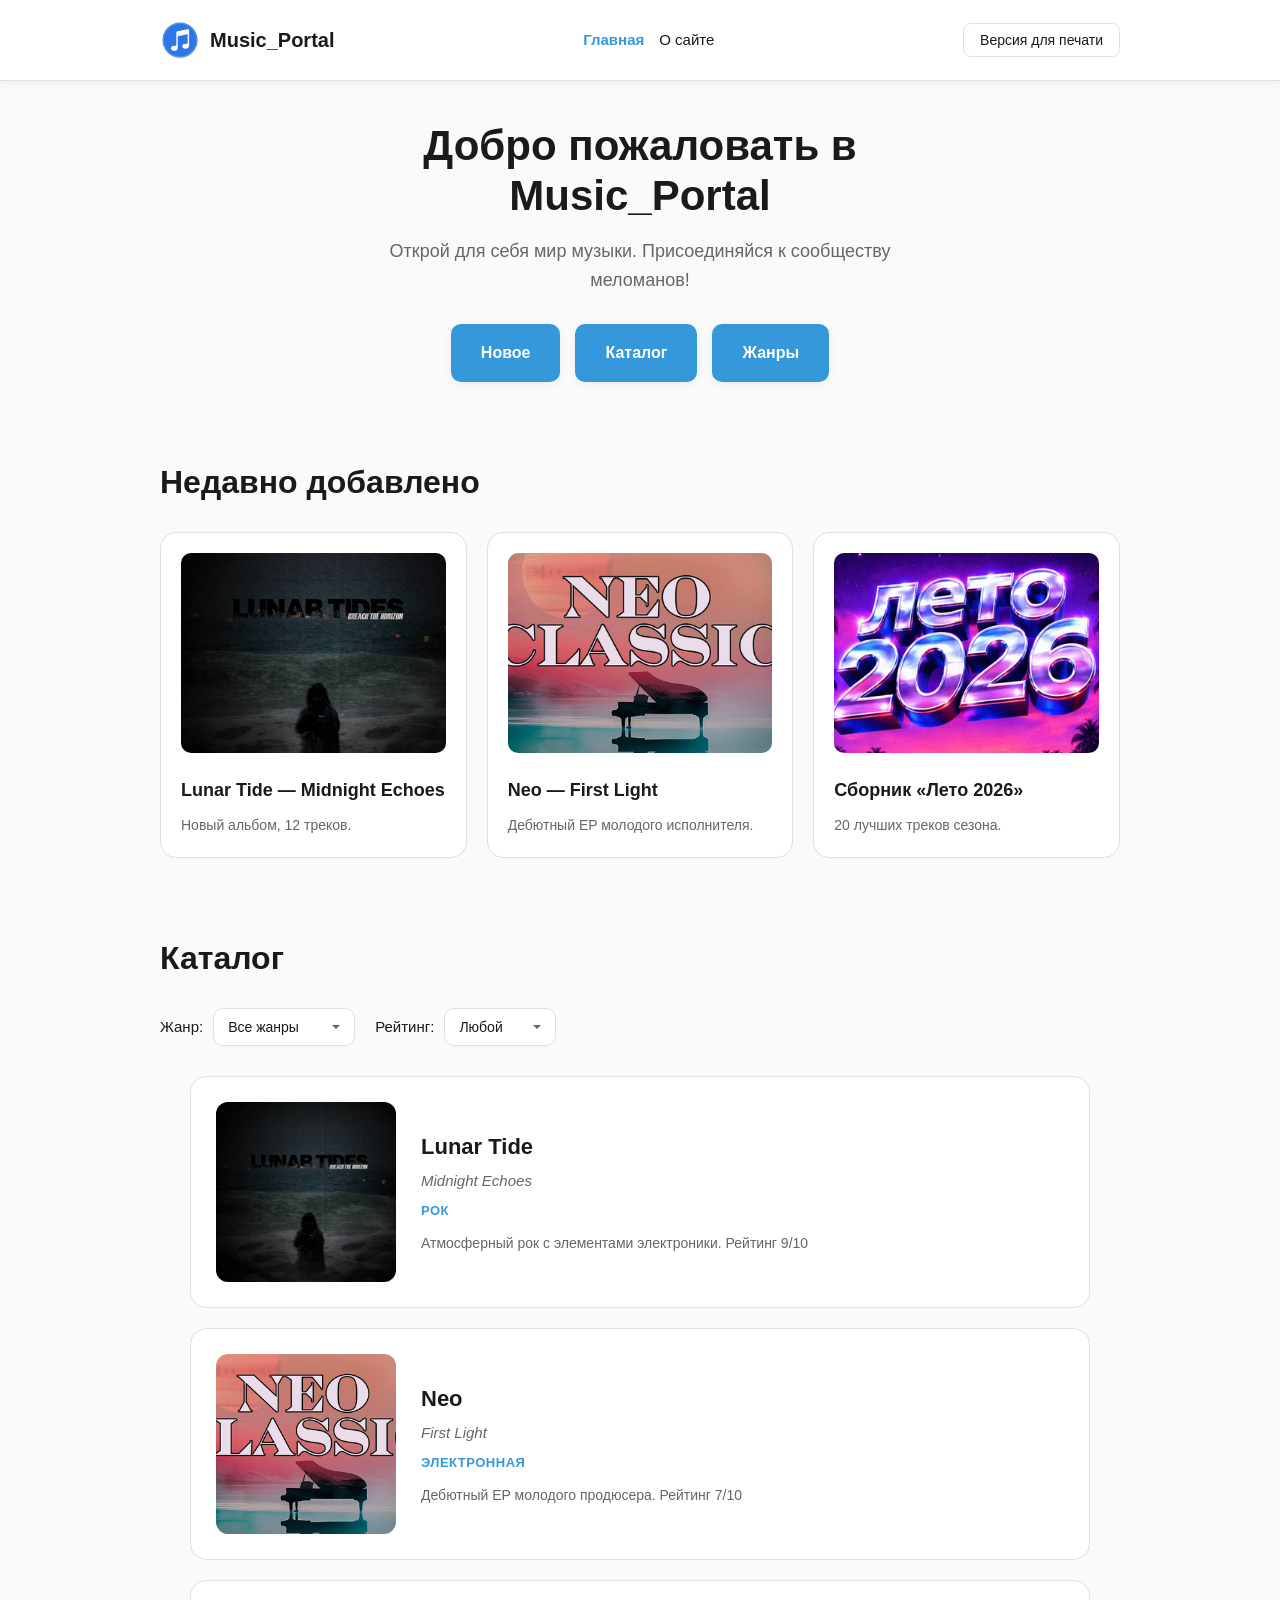
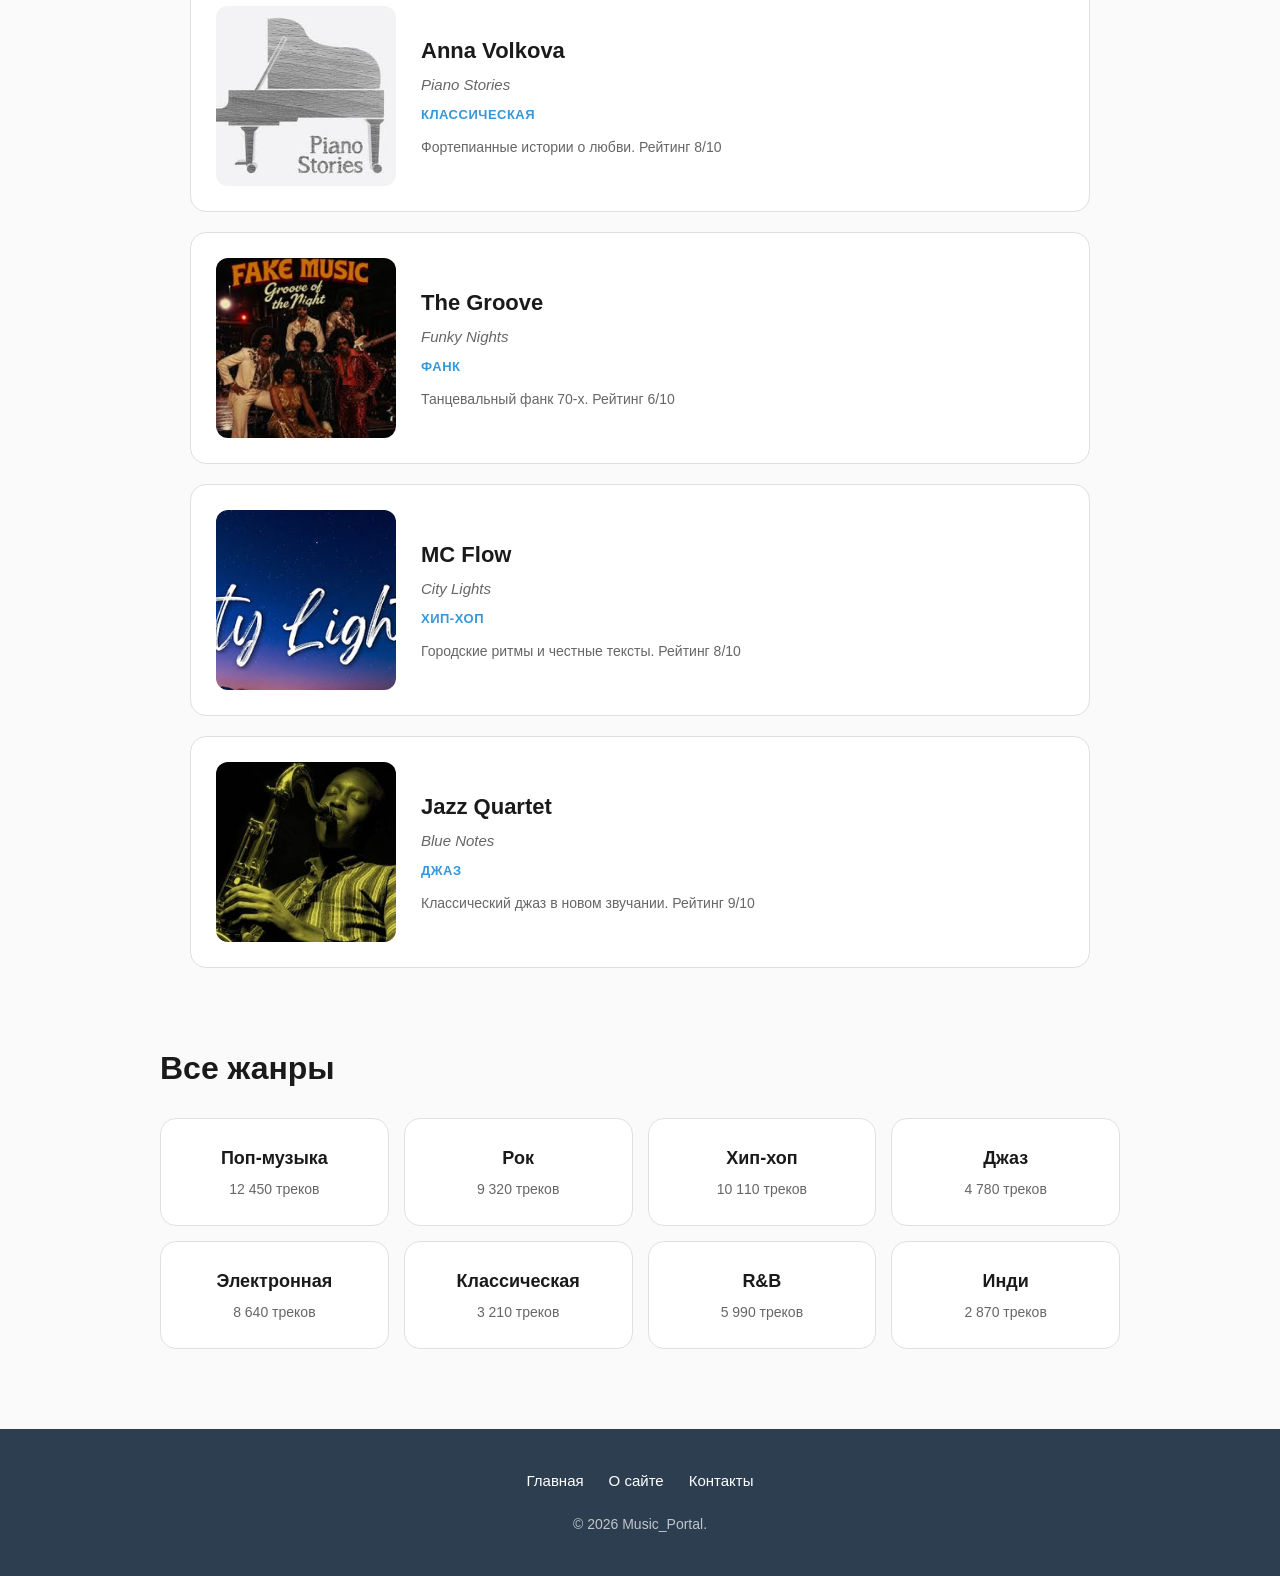
<file: index.html>
<!DOCTYPE html>
<html lang="ru">
    <head>
        <meta charset="UTF-8">
        <meta name="viewport" content="width=device-width, initial-scale=1.0">
        <meta name="description" content="Music_Portal — каталог музыки: альбомы, жанры, исполнители. Открой для себя мир музыки.">

        <title>Music_Portal — каталог музыки, альбомы и жанры</title>

        <link rel="stylesheet" href="css/styles.css" id="main-styles">
    </head>

    <body>

        <header class="header">
            <div class="container">

                <a href="index.html" class="logo">
                    <img src="images/logo.png" alt="" class="logo-img">
                    <span>Music_Portal</span>
                </a>

                <nav class="nav" aria-label="Основная навигация">
                    <ul class="nav-list">
                        <li><a href="index.html" class="active" aria-current="page">Главная</a></li>
                        <li><a href="about.html">О сайте</a></li>
                    </ul>
                </nav>

                <button type="button" id="print-version" class="btn-print">
                    Версия для печати
                </button>
            </div>
        </header>

        <main>

            <section class="intro">
                <div class="container">
                    <div class="intro-text">
                        <h1 class="intro-title">Добро пожаловать в Music_Portal</h1>
                        <p class="intro-desc">Открой для себя мир музыки. Присоединяйся к сообществу меломанов!</p>
                        <div class="intro-actions">
                            <a href="#new" class="btn">Новое</a>
                            <a href="#catalog" class="btn">Каталог</a>
                            <a href="#genres" class="btn">Жанры</a>
                        </div>
                    </div>
                </div>
            </section>

            <section class="recent" id="new">
                <div class="container">
                    <h2 class="section-title">Недавно добавлено</h2>
                    <div class="recent-grid">

                        <div class="recent-card">
                            <a href="#catalog" class="recent-link">
                                <img src="images/recent1.jpg" alt="Lunar Tide — Midnight Echoes" loading="lazy">
                                <h3>Lunar Tide — Midnight Echoes</h3>
                                <p>Новый альбом, 12 треков.</p>
                            </a>
                        </div>

                        <div class="recent-card">
                            <a href="#catalog" class="recent-link">
                                <img src="images/recent2.jpg" alt="Neo — First Light" loading="lazy">
                                <h3>Neo — First Light</h3>
                                <p>Дебютный EP молодого исполнителя.</p>
                            </a>
                        </div>

                        <div class="recent-card">
                            <a href="#catalog" class="recent-link">
                                <img src="images/recent3.jpg" alt="Сборник Лето 2026" loading="lazy">
                                <h3>Сборник «Лето 2026»</h3>
                                <p>20 лучших треков сезона.</p>
                            </a>
                        </div>

                    </div>
                </div>
            </section>

            <section class="catalog" id="catalog">
                <div class="container">
                    <h2 class="section-title">Каталог</h2>

                    <div class="catalog-filters">
                        <label class="filter-group">
                            <span class="filter-label">Жанр:</span>
                            <select id="filter-genre">
                                <option value="all">Все жанры</option>
                                <option value="rock">Рок</option>
                                <option value="electronic">Электронная</option>
                                <option value="classical">Классическая</option>
                                <option value="funk">Фанк</option>
                                <option value="hip-hop">Хип-хоп</option>
                                <option value="jazz">Джаз</option>
                            </select>
                        </label>

                        <label class="filter-group">
                            <span class="filter-label">Рейтинг:</span>
                            <select id="filter-rating">
                                <option value="all">Любой</option>
                                <option value="9">9 и выше</option>
                                <option value="8">8 и выше</option>
                                <option value="7">7 и выше</option>
                                <option value="6">6 и выше</option>
                            </select>
                        </label>
                    </div>

                    <div class="catalog-grid">

                        <article class="catalog-card" data-genre="rock" data-rating="9">
                            <img src="images/artist1.jpg" alt="Обложка альбома Midnight Echoes" class="catalog-image" loading="lazy">
                            <div class="catalog-info">
                                <h3>Lunar Tide</h3>
                                <p class="catalog-album">Midnight Echoes</p>
                                <p class="catalog-genre"><a href="#genres">Рок</a></p>
                                <p class="catalog-desc">Атмосферный рок с элементами электроники. Рейтинг 9/10</p>
                            </div>
                        </article>

                        <article class="catalog-card" data-genre="electronic" data-rating="7">
                            <img src="images/artist2.jpg" alt="Обложка альбома First Light" class="catalog-image" loading="lazy">
                            <div class="catalog-info">
                                <h3>Neo</h3>
                                <p class="catalog-album">First Light</p>
                                <p class="catalog-genre"><a href="#genres">Электронная</a></p>
                                <p class="catalog-desc">Дебютный EP молодого продюсера. Рейтинг 7/10</p>
                            </div>
                        </article>

                        <article class="catalog-card" data-genre="classical" data-rating="8">
                            <img src="images/artist3.jpg" alt="Обложка альбома Piano Stories" class="catalog-image" loading="lazy">
                            <div class="catalog-info">
                                <h3>Anna Volkova</h3>
                                <p class="catalog-album">Piano Stories</p>
                                <p class="catalog-genre"><a href="#genres">Классическая</a></p>
                                <p class="catalog-desc">Фортепианные истории о любви. Рейтинг 8/10</p>
                            </div>
                        </article>

                        <article class="catalog-card" data-genre="funk" data-rating="6">
                            <img src="images/artist4.jpg" alt="Обложка альбома Funky Nights" class="catalog-image" loading="lazy">
                            <div class="catalog-info">
                                <h3>The Groove</h3>
                                <p class="catalog-album">Funky Nights</p>
                                <p class="catalog-genre"><a href="#genres">Фанк</a></p>
                                <p class="catalog-desc">Танцевальный фанк 70-х. Рейтинг 6/10</p>
                            </div>
                        </article>

                        <article class="catalog-card" data-genre="hip-hop" data-rating="8">
                            <img src="images/artist5.jpg" alt="Обложка альбома City Lights" class="catalog-image" loading="lazy">
                            <div class="catalog-info">
                                <h3>MC Flow</h3>
                                <p class="catalog-album">City Lights</p>
                                <p class="catalog-genre"><a href="#genres">Хип-хоп</a></p>
                                <p class="catalog-desc">Городские ритмы и честные тексты. Рейтинг 8/10</p>
                            </div>
                        </article>

                        <article class="catalog-card" data-genre="jazz" data-rating="9">
                            <img src="images/artist6.jpg" alt="Обложка альбома Blue Notes" class="catalog-image" loading="lazy">
                            <div class="catalog-info">
                                <h3>Jazz Quartet</h3>
                                <p class="catalog-album">Blue Notes</p>
                                <p class="catalog-genre"><a href="#genres">Джаз</a></p>
                                <p class="catalog-desc">Классический джаз в новом звучании. Рейтинг 9/10</p>
                            </div>
                        </article>

                    </div>
                </div>
            </section>

            <section class="genres" id="genres">
                <div class="container">
                    <h2 class="section-title">Все жанры</h2>

                    <ul class="genres-tiles">
                        <li class="genre-tile">
                            <h3>Поп-музыка</h3>
                            <p>12 450 треков</p>
                        </li>
                        <li class="genre-tile">
                            <h3>Рок</h3>
                            <p>9 320 треков</p>
                        </li>
                        <li class="genre-tile">
                            <h3>Хип-хоп</h3>
                            <p>10 110 треков</p>
                        </li>
                        <li class="genre-tile">
                            <h3>Джаз</h3>
                            <p>4 780 треков</p>
                        </li>
                        <li class="genre-tile">
                            <h3>Электронная</h3>
                            <p>8 640 треков</p>
                        </li>
                        <li class="genre-tile">
                            <h3>Классическая</h3>
                            <p>3 210 треков</p>
                        </li>
                        <li class="genre-tile">
                            <h3>R&amp;B</h3>
                            <p>5 990 треков</p>
                        </li>
                        <li class="genre-tile">
                            <h3>Инди</h3>
                            <p>2 870 треков</p>
                        </li>
                    </ul>
                </div>
            </section>

        </main>

        <footer class="footer">
            <div class="container">
                <nav class="footer-nav" aria-label="Навигация в подвале">
                    <a href="index.html">Главная</a>
                    <a href="about.html">О сайте</a>
                    <a href="about.html#contacts">Контакты</a>
                </nav>
                <p>© 2026 Music_Portal.</p>
            </div>
        </footer>

        <script src="js/script.js"></script>

    </body>
</html>
</file>
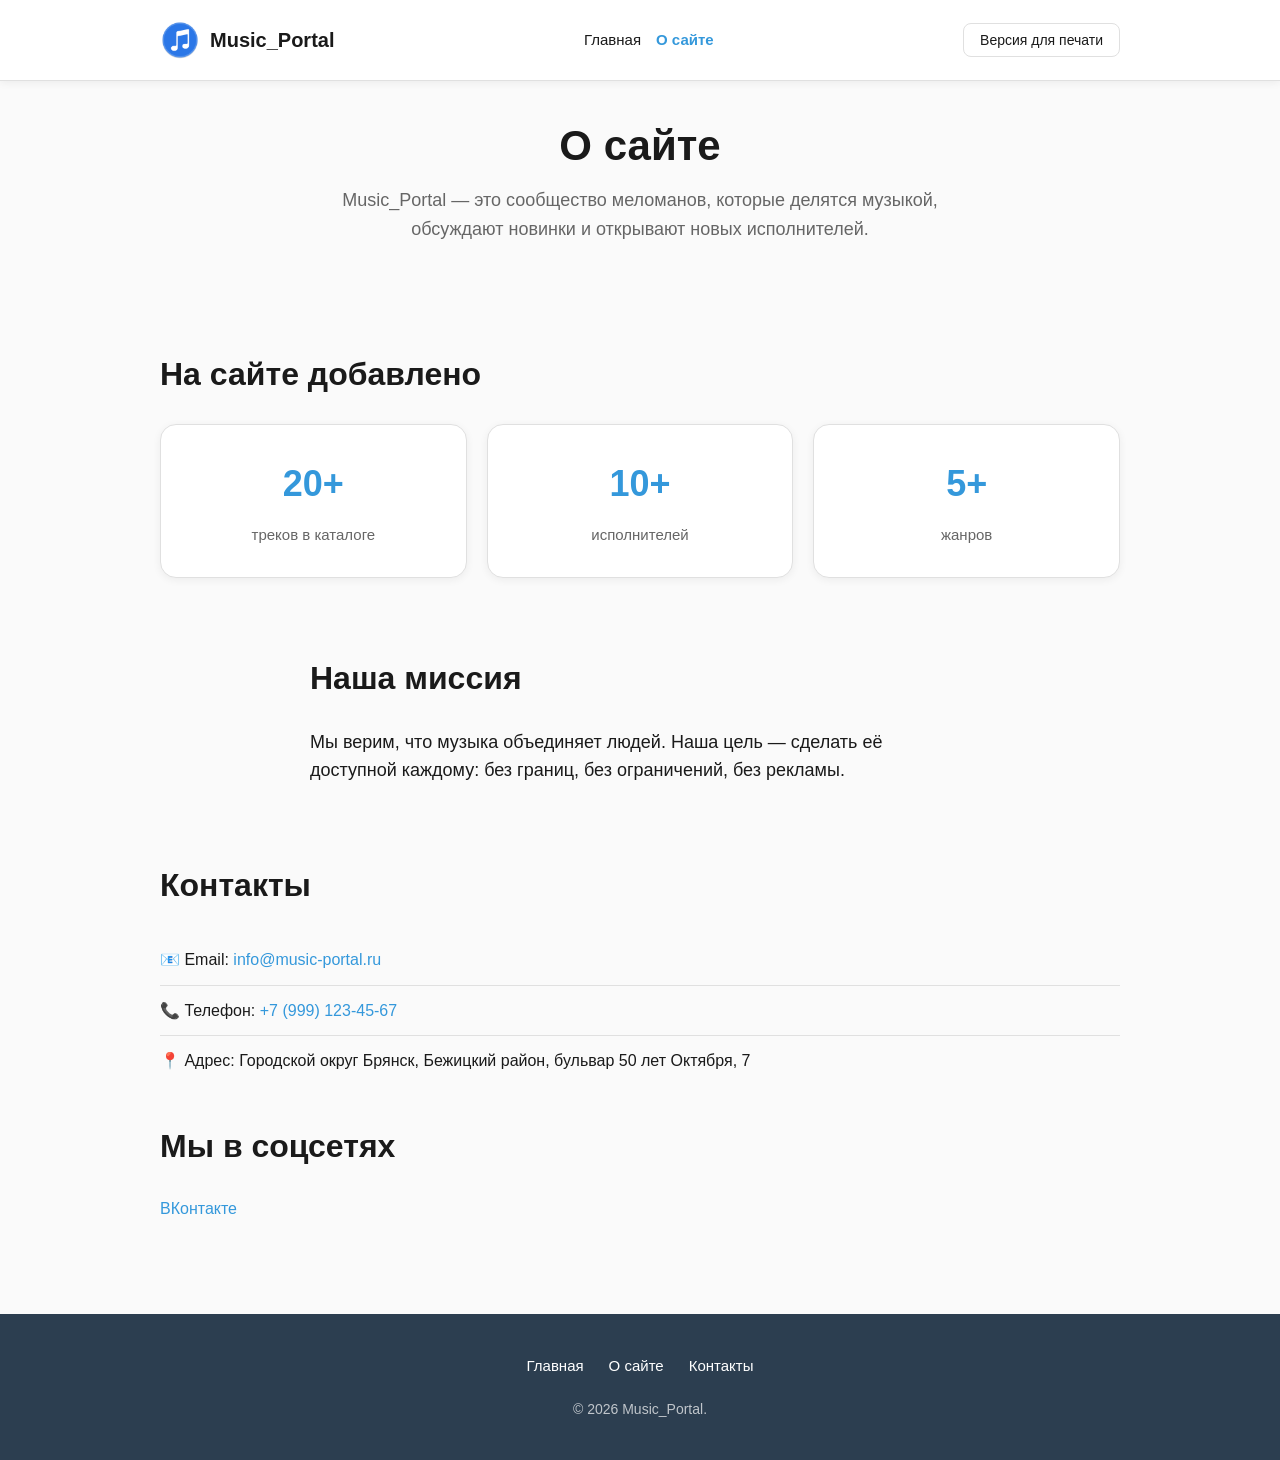
<file: about.html>
<!DOCTYPE html>
<html lang="ru">
    <head>
        <meta charset="UTF-8">
        <meta name="viewport" content="width=device-width, initial-scale=1.0">
        <meta name="description" content="О Music_Portal — сообщество меломанов, каталог музыки, жанры и плейлисты. Контакты.">

        <title>О сайте — Music_Portal</title>

        <link rel="stylesheet" href="css/styles.css" id="main-styles">
    </head>

    <body>

        <header class="header">
            <div class="container">

                <a href="index.html" class="logo">
                    <img src="images/logo.png" alt="" class="logo-img">
                    <span>Music_Portal</span>
                </a>

                <nav class="nav" aria-label="Основная навигация">
                    <ul class="nav-list">
                        <li><a href="index.html">Главная</a></li>
                        <li><a href="about.html" class="active" aria-current="page">О сайте</a></li>
                    </ul>
                </nav>

                <button type="button" id="print-version" class="btn-print">
                    Версия для печати
                </button>
            </div>
        </header>

        <main>

            <section class="page-intro">
                <div class="container">
                    <h1>О сайте</h1>
                    <p>Music_Portal — это сообщество меломанов, которые делятся музыкой, обсуждают новинки и открывают новых исполнителей.</p>
                </div>
            </section>

            <section class="stats">
                <div class="container">
                    <h2 class="section-title">На сайте добавлено</h2>
                    <div class="stats-grid">
                        <div class="stat-card">
                            <div class="stat-number">20+</div>
                            <p>треков в каталоге</p>
                        </div>
                        <div class="stat-card">
                            <div class="stat-number">10+</div>
                            <p>исполнителей</p>
                        </div>
                        <div class="stat-card">
                            <div class="stat-number">5+</div>
                            <p>жанров</p>
                        </div>
                    </div>
                </div>
            </section>

            <section class="mission">
                <div class="container">
                    <h2 class="section-title">Наша миссия</h2>
                    <p>Мы верим, что музыка объединяет людей. Наша цель — сделать её доступной каждому: без границ, без ограничений, без рекламы.</p>
                </div>
            </section>

            <section class="contacts" id="contacts">
                <div class="container">
                    <h2 class="section-title">Контакты</h2>

                    <ul class="contacts-list">
                        <li>📧 Email: <a href="mailto:info@music-portal.ru">info@music-portal.ru</a></li>
                        <li>📞 Телефон: <a href="tel:+79991234567">+7 (999) 123-45-67</a></li>
                        <li>📍 Адрес: Городской округ Брянск, Бежицкий район, бульвар 50 лет Октября, 7</li>
                    </ul>

                    <h2 class="section-title">Мы в соцсетях</h2>
                    <ul class="social-list">
                        <li><a href="https://vk.com/wulfi0n" target="_blank" rel="noopener noreferrer">ВКонтакте</a></li>
                    </ul>
                </div>
            </section>

        </main>

        <footer class="footer">
            <div class="container">
                <nav class="footer-nav" aria-label="Навигация в подвале">
                    <a href="index.html">Главная</a>
                    <a href="about.html">О сайте</a>
                    <a href="#contacts">Контакты</a>
                </nav>
                <p>© 2026 Music_Portal.</p>
            </div>
        </footer>

        <script src="js/script.js"></script>

    </body>
</html>
</file>
<file: css/styles.css>
/* ==================== СБРОС ==================== */
* {
    margin: 0;
    padding: 0;
    box-sizing: border-box;
}

/* ==================== ПЕРЕМЕННЫЕ ==================== */
:root {
    --bg: #fafafa;
    --bg-block: #ffffff;
    --text: #1a1a1a;
    --text-muted: #666666;
    --accent: #3498db;
    --accent-hover: #2980b9;
    --accent-visited: #446ead;
    --accent-active: #1c5980;
    --border: #e0e0e0;
    --shadow: 0 2px 8px rgba(0, 0, 0, 0.06);
    --shadow-hover: 0 8px 24px rgba(0, 0, 0, 0.12);
    --radius: 16px;
}

/* ==================== БАЗА ==================== */
html {
    scroll-behavior: smooth;
    color-scheme: light;
}

body {
    font-family: -apple-system, BlinkMacSystemFont, 'Segoe UI', Roboto, sans-serif;
    background: var(--bg);
    color: var(--text);
    line-height: 1.6;
}

.container {
    width: min(1000px, 90%);
    margin: 0 auto;
    padding: 0 20px;
}

.section-title {
    font-size: clamp(24px, 4vw, 32px);
    line-height: 1.25;
    margin-bottom: 30px;
    color: var(--text);
    font-weight: 700;
}

/* ==================== ДОСТУПНОСТЬ ==================== */
a:focus-visible,
button:focus-visible,
input:focus-visible,
select:focus-visible {
    outline: 2px solid var(--accent);
    outline-offset: 2px;
}

.sr-only {
    position: absolute;
    width: 1px;
    height: 1px;
    padding: 0;
    margin: -1px;
    overflow: hidden;
    clip: rect(0, 0, 0, 0);
    white-space: nowrap;
    border: 0;
}

:target {
    scroll-margin-top: 80px;
}

/* ==================== ШАПКА ==================== */
.header {
    background: var(--bg-block);
    padding: 20px 0;
    border-bottom: 1px solid var(--border);
    box-shadow: var(--shadow);
    position: sticky;
    top: 0;
    z-index: 100;
}

.header .container {
    display: flex;
    flex-wrap: wrap;
    justify-content: space-between;
    align-items: center;
    gap: 15px;
}

.logo {
    display: flex;
    align-items: center;
    gap: 10px;
    text-decoration: none;
    color: var(--text);
    font-size: 20px;
    font-weight: 700;
}

.logo-img {
    width: 40px;
    height: 40px;
    border-radius: 8px;
}

.nav-list {
    display: flex;
    flex-wrap: wrap;
    gap: 15px;
    list-style: none;
}

.nav-list a {
    color: var(--text);
    text-decoration: none;
    font-size: 15px;
    font-weight: 500;
    transition: color 0.3s;
}

.nav-list a:visited {
    color: var(--text);
}

.nav-list a:hover {
    color: var(--accent);
}

.nav-list a:active {
    color: var(--accent-active);
}

.nav-list a.active {
    color: var(--accent);
    font-weight: 700;
}

/* ==================== КНОПКА "ВЕРСИЯ ДЛЯ ПЕЧАТИ" ==================== */
.btn-print {
    background: transparent;
    color: var(--text);
    border: 1px solid var(--border);
    padding: 8px 16px;
    border-radius: 8px;
    font-size: 14px;
    font-family: inherit;
    cursor: pointer;
    transition: border-color 0.3s, color 0.3s;
}

.btn-print:hover {
    border-color: var(--accent);
    color: var(--accent);
}

.btn-print:focus-visible {
    outline: 2px solid var(--accent);
    outline-offset: 2px;
}

/* ==================== INTRO (главная) ==================== */
.intro {
    padding: 40px 0;
}

.intro .container {
    display: block;
}

.intro-text {
    max-width: 700px;
    margin: 0 auto;
    text-align: center;
}

.intro-title,
.page-intro h1 {
    font-size: clamp(28px, 5vw, 42px);
    line-height: 1.2;
    margin-bottom: 15px;
    color: var(--text);
    font-weight: 700;
}

.intro-desc,
.page-intro p {
    font-size: 18px;
    line-height: 1.6;
    color: var(--text-muted);
    max-width: 600px;
    margin-left: auto;
    margin-right: auto;
    margin-bottom: 30px;
}

.intro-actions {
    display: flex;
    flex-wrap: wrap;
    align-items: center;
    justify-content: center;
    gap: 15px;
}

.btn {
    display: inline-block;
    background: var(--accent);
    color: #ffffff;
    padding: 14px 28px;
    text-decoration: none;
    border-radius: 10px;
    font-weight: 600;
    border: 2px solid var(--accent);
    transition: background-color 0.3s, transform 0.3s, box-shadow 0.3s, border-color 0.3s;
    box-shadow: var(--shadow);
    cursor: pointer;
}

.btn:visited {
    color: #ffffff;
}

.btn:hover {
    background: var(--accent-hover);
    border-color: var(--accent-hover);
    transform: translateY(-2px);
    box-shadow: var(--shadow-hover);
}

.btn:active {
    background: var(--accent-active);
    border-color: var(--accent-active);
    transform: translateY(0);
}

/* ==================== КАТАЛОГ ==================== */
.catalog {
    padding: 40px 0;
}

.catalog-filters {
    display: flex;
    flex-wrap: wrap;
    gap: 20px;
    margin-bottom: 30px;
    align-items: center;
}

.filter-group {
    display: flex;
    align-items: center;
    gap: 10px;
    font-size: 15px;
    color: var(--text);
}

.filter-label {
    font-weight: 500;
}

.catalog-filters select {
    padding: 10px 36px 10px 14px;
    font-size: 14px;
    font-family: inherit;
    border: 1px solid var(--border);
    border-radius: 10px;
    background: var(--bg-block);
    color: var(--text);
    cursor: pointer;
    transition: border-color 0.3s;
    appearance: none;
    background-image: url("data:image/svg+xml;charset=UTF-8,%3csvg xmlns='http://www.w3.org/2000/svg' width='12' height='12' viewBox='0 0 12 12'%3e%3cpath fill='%23666' d='M6 8L2 4h8z'/%3e%3c/svg%3e");
    background-repeat: no-repeat;
    background-position: right 12px center;
    color-scheme: light;
    forced-color-adjust: none;
}

.catalog-filters select:hover {
    border-color: var(--accent);
}

.catalog-filters select:focus-visible {
    outline: 2px solid var(--accent);
    outline-offset: 2px;
}

.catalog-filters select:disabled {
    opacity: 0.5;
    cursor: not-allowed;
}

.catalog-filters option {
    background-color: #ffffff;
    color: #1a1a1a;
    color-scheme: light;
    forced-color-adjust: none;
}

.catalog-grid {
    display: grid;
    grid-template-columns: 1fr;
    gap: 20px;
    max-width: 900px;
    margin: 0 auto;
}

.catalog-card {
    background: var(--bg-block);
    padding: 25px;
    border-radius: var(--radius);
    display: flex;
    gap: 25px;
    align-items: center;
    border: 1px solid var(--border);
    transition: transform 0.3s, box-shadow 0.3s;
}

.catalog-card:hover {
    transform: translateY(-5px);
    box-shadow: var(--shadow-hover);
}

.catalog-card.is-hidden {
    display: none;
}

.catalog-image {
    width: 180px;
    height: 180px;
    object-fit: cover;
    border-radius: 12px;
    flex-shrink: 0;
    background: var(--border);
}

.catalog-info {
    min-width: 0;
    flex: 1;
}

.catalog-card h3 {
    font-size: 22px;
    margin-bottom: 5px;
    color: var(--text);
}

.catalog-album {
    font-size: 15px;
    color: var(--text-muted);
    font-style: italic;
    margin-bottom: 8px;
}

.catalog-genre {
    font-size: 13px;
    color: var(--accent);
    font-weight: 600;
    margin-bottom: 10px;
    text-transform: uppercase;
    letter-spacing: 0.5px;
}

.catalog-genre a {
    color: var(--accent);
    text-decoration: none;
    transition: color 0.3s;
}

.catalog-genre a:visited {
    color: var(--accent-visited);
}

.catalog-genre a:hover {
    color: var(--accent-hover);
    text-decoration: underline;
}

.catalog-genre a:active {
    color: var(--accent-active);
}

.catalog-desc {
    font-size: 14px;
    color: var(--text-muted);
    line-height: 1.6;
}

/* ==================== ЖАНРЫ (плитки) ==================== */
.genres {
    padding: 40px 0;
}

.genres-tiles {
    list-style: none;
    display: grid;
    grid-template-columns: repeat(auto-fit, minmax(200px, 1fr));
    gap: 15px;
}

.genre-tile {
    background: var(--bg-block);
    padding: 25px 20px;
    border-radius: var(--radius);
    border: 1px solid var(--border);
    text-align: center;
}

.genre-tile h3 {
    font-size: 18px;
    margin-bottom: 5px;
    color: var(--text);
}

.genre-tile p {
    font-size: 14px;
    color: var(--text-muted);
}

/* ==================== RECENT ==================== */
.recent {
    padding: 40px 0;
}

.recent-grid {
    display: grid;
    grid-template-columns: repeat(auto-fit, minmax(250px, 1fr));
    gap: 20px;
}

.recent-card {
    background: var(--bg-block);
    border-radius: var(--radius);
    border: 1px solid var(--border);
    transition: transform 0.3s, box-shadow 0.3s;
    overflow: hidden;
}

.recent-card:hover {
    transform: translateY(-5px);
    box-shadow: var(--shadow-hover);
}

.recent-link {
    display: block;
    padding: 20px;
    text-decoration: none;
    color: inherit;
    transition: color 0.3s;
}

.recent-link:visited {
    color: inherit;
}

.recent-link:hover {
    color: var(--accent);
}

.recent-link:active {
    color: var(--accent-active);
}

.recent-card img {
    width: 100%;
    height: 200px;
    object-fit: cover;
    border-radius: 10px;
    margin-bottom: 15px;
    background: var(--border);
}

.recent-card h3 {
    font-size: 18px;
    margin-bottom: 10px;
    color: inherit;
}

.recent-card p {
    color: var(--text-muted);
    font-size: 14px;
}

/* ==================== КОНТАКТЫ ==================== */
.contacts {
    padding: 40px 0;
}

.contacts-list {
    list-style: none;
    margin-bottom: 40px;
}

.contacts-list li {
    font-size: 16px;
    color: var(--text);
    padding: 12px 0;
    border-bottom: 1px solid var(--border);
}

.contacts-list li:last-child {
    border-bottom: none;
}

.contacts-list a {
    color: var(--accent);
    text-decoration: none;
    transition: color 0.3s;
}

.contacts-list a:visited {
    color: var(--accent-visited);
}

.contacts-list a:hover {
    color: var(--accent-hover);
    text-decoration: underline;
}

.contacts-list a:active {
    color: var(--accent-active);
}

.social-list {
    list-style: none;
}

.social-list li {
    margin-bottom: 12px;
}

.social-list a {
    color: var(--accent);
    text-decoration: none;
    font-size: 16px;
    transition: color 0.3s;
}

.social-list a:visited {
    color: var(--accent-visited);
}

.social-list a:hover {
    color: var(--accent-hover);
    text-decoration: underline;
}

.social-list a:active {
    color: var(--accent-active);
}

/* ==================== СТРАНИЦА "О САЙТЕ" ==================== */
.page-intro {
    padding: 40px 0;
    text-align: center;
}

.page-intro .container {
    width: min(700px, 90%);
    margin: 0 auto;
}

.stats {
    padding: 40px 0;
}

.stats-grid {
    display: grid;
    grid-template-columns: repeat(auto-fit, minmax(200px, 1fr));
    gap: 20px;
}

.stat-card {
    background: var(--bg-block);
    padding: 30px;
    border-radius: var(--radius);
    text-align: center;
    border: 1px solid var(--border);
    box-shadow: var(--shadow);
}

.stat-number {
    font-size: 36px;
    font-weight: 700;
    color: var(--accent);
    margin-bottom: 10px;
}

.stat-card p {
    color: var(--text-muted);
    font-size: 15px;
}

/* ==================== НАША МИССИЯ ==================== */
.mission {
    padding: 40px 0;
}

.mission .container {
    width: min(700px, 90%);
    margin: 0 auto;
}

.mission p {
    font-size: 18px;
    line-height: 1.6;
    color: var(--text);
    max-width: 600px;
    margin-bottom: 15px;
}

.mission p:last-child {
    margin-bottom: 0;
}

.mission a {
    color: var(--accent);
    text-decoration: none;
    transition: color 0.3s;
}

.mission a:visited {
    color: var(--accent-visited);
}

.mission a:hover {
    color: var(--accent-hover);
    text-decoration: underline;
}

.mission a:active {
    color: var(--accent-active);
}

/* ==================== ПОДВАЛ ==================== */
.footer {
    background: #2c3e50;
    color: #ffffff;
    padding: 40px 0;
    margin-top: 40px;
}

.footer-nav {
    display: flex;
    justify-content: center;
    gap: 25px;
    margin-bottom: 20px;
    flex-wrap: wrap;
}

.footer-nav a {
    color: #ffffff;
    text-decoration: none;
    font-size: 15px;
    transition: color 0.3s;
}

.footer-nav a:visited {
    color: #ffffff;
}

.footer-nav a:hover {
    color: var(--accent);
}

.footer-nav a:active {
    color: var(--accent-active);
}

.footer p {
    text-align: center;
    color: #ffffff;
    font-size: 14px;
    opacity: 0.7;
}

/* ==================== АДАПТИВНОСТЬ ==================== */

/* Горизонтальная ориентация на телефонах/планшетах (до 900px) */
@media (max-width: 900px) and (orientation: landscape) {
    .header {
        padding: 8px 0;
    }

    .header .container {
        flex-wrap: nowrap;
        gap: 10px;
    }

    .logo {
        font-size: 16px;
    }

    .logo-img {
        width: 28px;
        height: 28px;
    }

    .nav-list {
        gap: 10px;
    }

    .nav-list a {
        font-size: 13px;
    }

    .btn-print {
        padding: 6px 12px;
        font-size: 12px;
    }

    .intro,
    .catalog,
    .genres,
    .recent,
    .contacts,
    .stats,
    .mission,
    .page-intro {
        padding: 20px 0;
    }

    .section-title {
        font-size: 20px;
        margin-bottom: 20px;
    }

    .intro-title,
    .page-intro h1 {
        font-size: 24px;
        margin-bottom: 10px;
    }

    .intro-desc,
    .page-intro p {
        font-size: 14px;
        margin-bottom: 15px;
    }

    .btn {
        padding: 10px 20px;
        font-size: 13px;
    }

    .catalog-image {
        width: 100px;
        height: 100px;
    }

    .catalog-card {
        padding: 15px;
        gap: 15px;
    }

    .catalog-card h3 {
        font-size: 17px;
    }

    .catalog-album {
        font-size: 12px;
    }

    .catalog-desc {
        font-size: 12px;
    }

    /* Recent — 3 в ряд */
    .recent-grid {
        grid-template-columns: repeat(3, 1fr);
        gap: 10px;
    }

    .recent-card img {
        height: 100px;
    }

    .recent-link {
        padding: 10px;
    }

    .recent-card h3 {
        font-size: 13px;
        margin-bottom: 4px;
    }

    .recent-card p {
        font-size: 11px;
    }

    .genres-tiles {
        grid-template-columns: repeat(3, 1fr);
        gap: 10px;
    }

    .genre-tile {
        padding: 15px 10px;
    }

    .genre-tile h3 {
        font-size: 14px;
    }

    .genre-tile p {
        font-size: 11px;
    }
}

/* Телефон (до 500px) */
@media (max-width: 500px) {
    .container {
        width: 100%;
        padding: 0 6px;
    }

    .section-title {
        font-size: 18px;
        margin-bottom: 15px;
    }

    .intro,
    .catalog,
    .genres,
    .recent,
    .contacts,
    .stats,
    .mission,
    .page-intro {
        padding: 15px 0;
    }

    /* Шапка (вариант D) */
    .header {
        padding: 10px 0;
    }

    .header .container {
        display: flex;
        flex-direction: column;
        gap: 8px;
    }

    .logo {
        justify-content: center;
        font-size: 17px;
    }

    .logo-img {
        width: 28px;
        height: 28px;
    }

    .nav-list {
        justify-content: center;
        gap: 8px;
    }

    .nav-list a {
        font-size: 12px;
    }

    .btn-print {
        align-self: flex-end;
        padding: 6px 12px;
        font-size: 12px;
    }

    /* Intro */
    .intro-title,
    .page-intro h1 {
        font-size: 20px;
        margin-bottom: 8px;
    }

    .intro-desc,
    .page-intro p {
        font-size: 13px;
        margin-bottom: 15px;
    }

    .intro-actions {
        gap: 8px;
    }

    .btn {
        padding: 8px 16px;
        font-size: 13px;
    }

    /* Фильтры */
    .catalog-filters {
        flex-direction: row;
        flex-wrap: nowrap;
        gap: 8px;
        margin-bottom: 15px;
    }

    .filter-group {
        flex: 1;
        min-width: 0;
        gap: 4px;
        font-size: 12px;
    }

    .catalog-filters select {
        flex: 1;
        min-width: 0;
        padding: 8px 28px 8px 10px;
        font-size: 12px;
        background-position: right 8px center;
    }
    /* Каталог */
    .catalog-grid {
        max-width: 100%;
        margin: 0;
        gap: 8px;
    }

    .catalog-card {
        padding: 6px;
        gap: 8px;
    }

    .catalog-image {
        width: 70px;
        height: 70px;
        border-radius: 6px;
    }

    .catalog-card h3 {
        font-size: 13px;
        margin-bottom: 2px;
    }

    .catalog-album {
        font-size: 10px;
        margin-bottom: 2px;
    }

    .catalog-genre {
        font-size: 9px;
        margin-bottom: 2px;
    }

    .catalog-desc {
        font-size: 10px;
        line-height: 1.3;
    }

    /* Жанры */
    .genres-tiles {
        grid-template-columns: repeat(2, 1fr);
        gap: 8px;
    }

    .genre-tile {
        padding: 12px 8px;
    }

    .genre-tile h3 {
        font-size: 13px;
    }

    .genre-tile p {
        font-size: 10px;
    }

    /* Recent */
    .recent-grid {
        grid-template-columns: 1fr;
        gap: 8px;
    }

    .recent-link {
        display: flex;
        flex-direction: row;
        align-items: center;
        gap: 8px;
        padding: 6px;
        text-align: left;
    }

    .recent-card img {
        width: 70px;
        height: 70px;
        flex-shrink: 0;
        margin-bottom: 0;
        border-radius: 6px;
    }

    .recent-card h3 {
        font-size: 13px;
        margin-bottom: 2px;
    }

    .recent-card p {
        font-size: 10px;
    }

    /* Статистика */
    .stats-grid {
        gap: 8px;
    }

    .stat-card {
        padding: 12px;
    }

    .stat-number {
        font-size: 22px;
        margin-bottom: 3px;
    }

    .stat-card p {
        font-size: 11px;
    }

    /* Миссия */
    .mission .container {
        width: 100%;
    }

    .mission p {
        font-size: 13px;
    }

    /* Контакты */
    .contacts-list li {
        font-size: 13px;
        padding: 6px 0;
    }

    /* Подвал */
    .footer {
        padding: 20px 0;
        margin-top: 25px;
    }

    .footer-nav {
        gap: 8px;
        margin-bottom: 10px;
    }

    .footer-nav a {
        font-size: 11px;
    }

    .footer p {
        font-size: 10px;
    }
}

/* ==================== ПЕЧАТЬ (Ctrl+P) ==================== */
@media print {
    /* Скрываем всё лишнее */
    .header,
    .footer,
    .catalog-filters,
    .intro-actions,
    .recent,
    .btn-print {
        display: none !important;
    }

    /* Базовые цвета и шрифт */
    body {
        font-family: 'Times New Roman', Times, serif;
        background: #ffffff;
        color: #000000;
    }

    /* Заголовки — с подчёркиванием */
    .section-title {
        color: #000000;
        border-bottom: 1.5pt solid #000000;
        padding-bottom: 6pt;
        margin-bottom: 15pt;
        page-break-after: avoid;
    }

    /* Карточки каталога — рамки */
    .catalog-card {
        border: 1pt solid #000000;
        border-radius: 0;
        box-shadow: none;
        page-break-inside: avoid;
        padding: 12pt;
    }

    .catalog-image {
        filter: grayscale(100%);
        border-radius: 0;
    }

    .catalog-genre {
        color: #000000;
    }

    .catalog-genre a {
        color: #000000;
        text-decoration: none;
    }

    .catalog-album,
    .catalog-desc {
        color: #333333;
    }

    /* Плитки жанров — рамки */
    .genre-tile {
        border: 1pt solid #000000;
        border-radius: 0;
        page-break-inside: avoid;
    }

    /* Убираем тени и скругления */
    * {
        box-shadow: none !important;
        text-shadow: none !important;
    }
}
</file>
